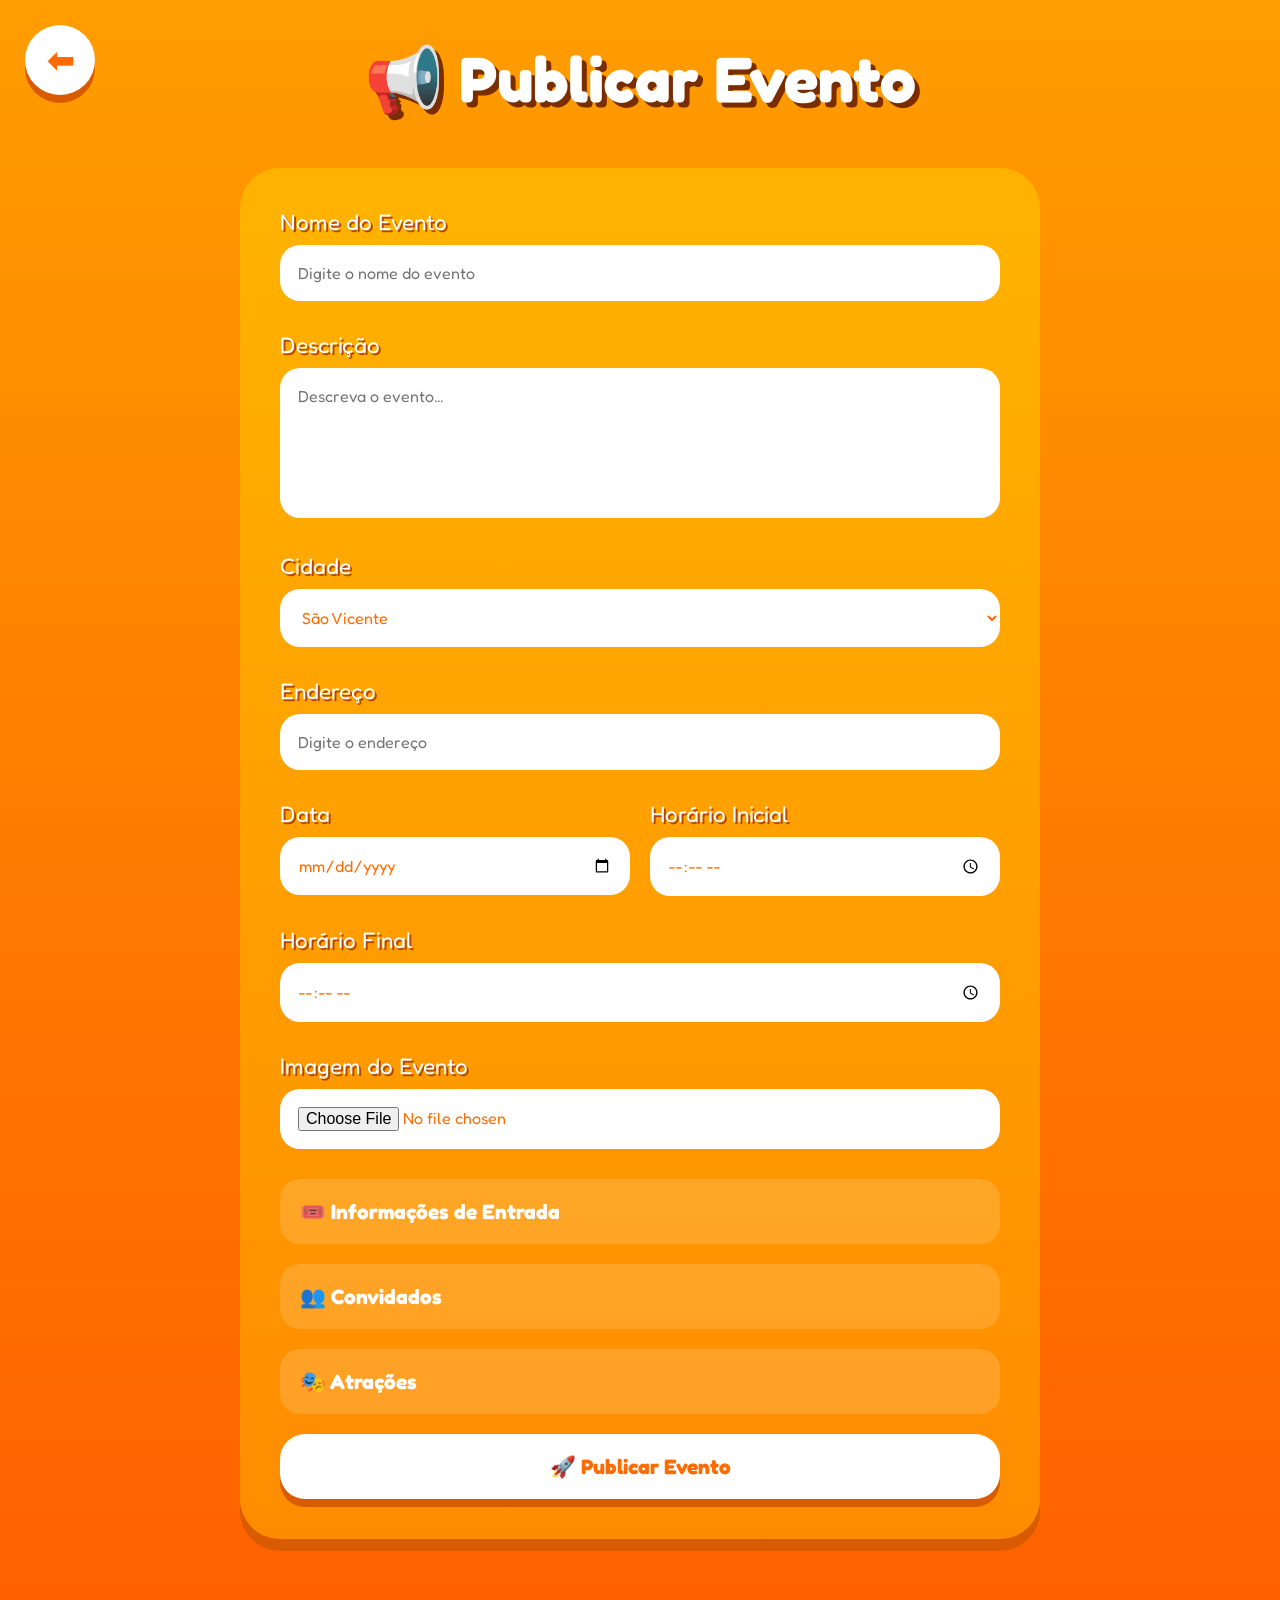
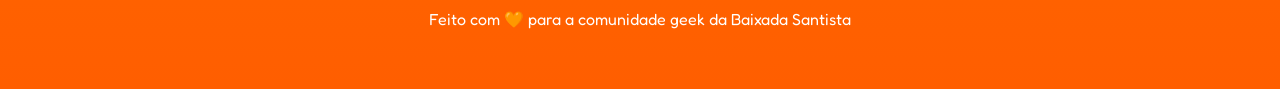
<file: pages/criar-evento.html>
<!DOCTYPE html>
<html lang="pt-BR">
<head>
  <meta charset="UTF-8">
  <title>Publicar Evento</title>

  <link rel="preconnect" href="https://fonts.googleapis.com">
  <link rel="preconnect" href="https://fonts.gstatic.com" crossorigin>

  <link href="https://fonts.googleapis.com/css2?family=Fredoka:wght@300..700&display=swap" rel="stylesheet">
  <link rel="stylesheet" href="../css/formulario.css">

</head>

<body>

  <a href="../index.html" class="voltar">
    ⬅
  </a>

  <h1>📢 Publicar Evento</h1>

  <div class="form-container">

    <form id="formEvento">

  <div class="campo">
    <label>Nome do Evento</label>
    <input id="nomeEvento" type="text" placeholder="Digite o nome do evento">
  </div>

  <div class="campo">
    <label>Descrição</label>
    <textarea id="descricaoEvento" placeholder="Descreva o evento..."></textarea>
  </div>

  <div class="campo">
    <label>Cidade</label>
    <select id="cidadeEvento">
      <option>São Vicente</option>
      <option>Santos</option>
      <option>Guarujá</option>
      <option>Praia Grande</option>
    </select>
  </div>

  <div class="campo">
    <label>Endereço</label>
    <input id="enderecoEvento" type="text" placeholder="Digite o endereço">
  </div>

  <div class="dupla">

    <div class="campo">
      <label>Data</label>
      <input id="dataEvento" type="date">
    </div>

    <div class="campo">
      <label>Horário Inicial</label>
      <input id="horaInicio" type="time">
    </div>

  </div>

  <div class="campo">
    <label>Horário Final</label>
    <input id="horaFim" type="time">
  </div>

  <div class="campo">
    <label>Imagem do Evento</label>
    <input id="imagemEvento" type="file" accept="image/*">
  </div>

  <details class="painel">

    <summary>🎟️ Informações de Entrada</summary>

    <div class="conteudo-painel">

      <div class="campo">
        <label>Tipo de Entrada</label>

        <select id="tipoEntrada">
          <option>Gratuito</option>
          <option>Pago</option>
          <option>Pago + Alimento</option>
          <option>Somente Alimento</option>
        </select>
      </div>

      <div class="campo">
        <label>Valor do Ingresso</label>
        <input id="valorIngresso" type="text" placeholder="Ex: R$ 20,00">
      </div>

      <div class="campo">
        <label>Alimento Solidário</label>
        <input id="alimentoSolidario" type="text" placeholder="Ex: 1kg de alimento">
      </div>

    </div>

  </details>

  <details class="painel">

    <summary>👥 Convidados</summary>

    <div class="conteudo-painel">

      <div class="campo">
        <label>Convidado 1</label>
        <input id="convidado1" type="text" placeholder="Nome do convidado">
      </div>

      <div class="campo">
        <label>Convidado 2</label>
        <input id="convidado2" type="text" placeholder="Nome do convidado">
      </div>

      <div class="campo">
        <label>Convidado 3</label>
        <input id="convidado3" type="text" placeholder="Nome do convidado">
      </div>

      <div class="campo">
        <label>Convidado 4</label>
        <input id="convidado4" type="text" placeholder="Nome do convidado">
      </div>

    </div>

  </details>

  <details class="painel">

    <summary>🎭 Atrações</summary>

    <div class="conteudo-painel">

      <div class="campo">
  <label>Atração 1</label>
  <input id="atracao1" type="text" placeholder="Ex: Concurso Cosplay">
</div>

<div class="campo">
  <label>Descrição da Atração 1</label>
  <textarea id="descricaoAtracao1" placeholder="Explique a atração"></textarea>
</div>

      <div class="campo">
  <label>Atração 2</label>
  <input id="atracao2" type="text" placeholder="Ex: Concurso K-pop">
</div>

<div class="campo">
  <label>Descrição da Atração 2</label>
  <textarea id="descricaoAtracao2" placeholder="Explique a atração"></textarea>
</div>

      <div class="campo">
  <label>Atração 3</label>
  <input id="atracao3" type="text" placeholder="Ex: Arena Gamer">
</div>

<div class="campo">
  <label>Descrição da Atração 3</label>
  <textarea id="descricaoAtracao3" placeholder="Explique a atração"></textarea>
</div>

    </div>

  </details>

  <button type="submit" class="publicar">
    🚀 Publicar Evento
  </button>

</form>

  </div>

  <footer>
    Feito com 🧡 para a comunidade geek da Baixada Santista
  </footer>

<script src="../js/criar-evento.js"></script>

</body>
</html>
</file>
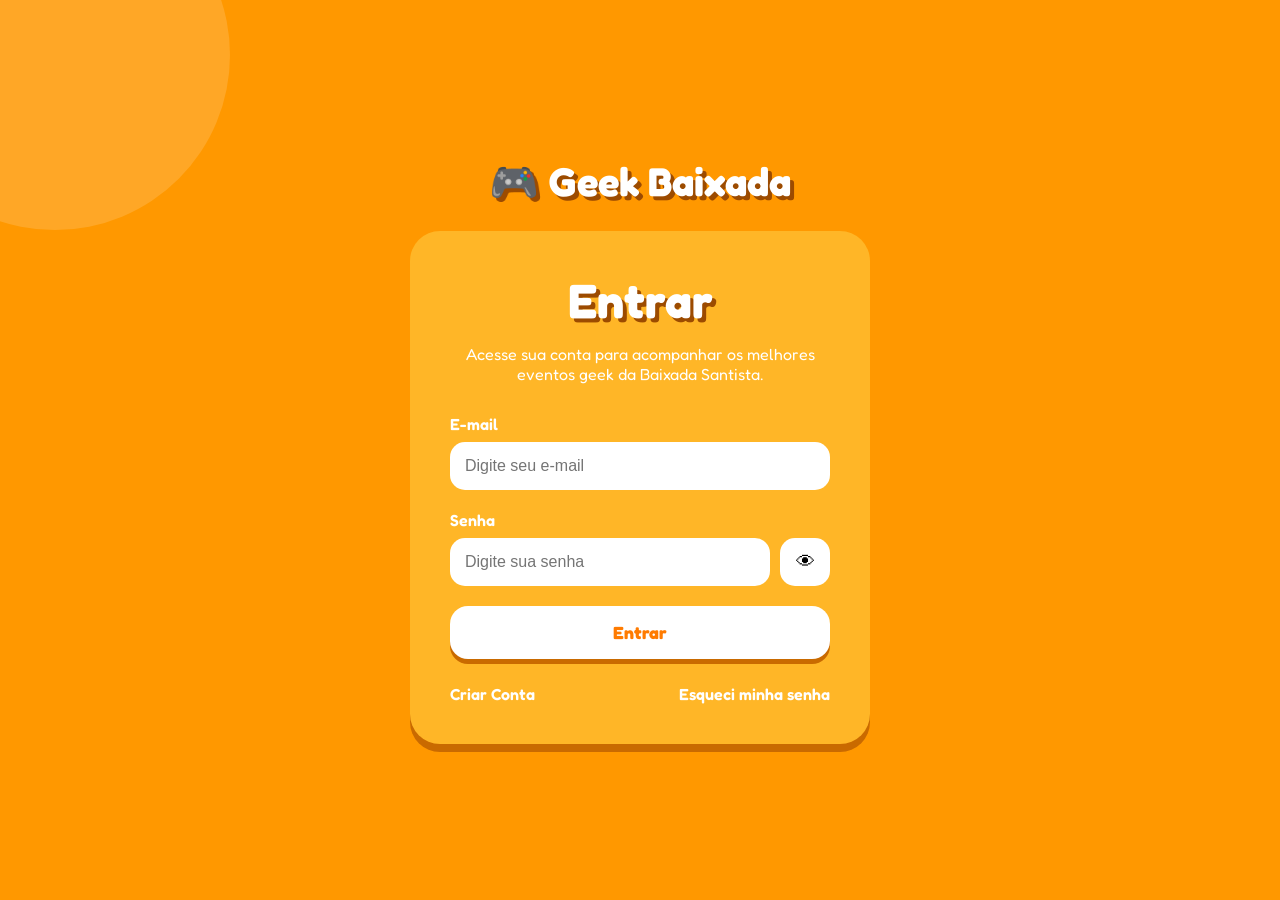
<file: pages/perfil.html>
<!DOCTYPE html>
<html lang="pt-BR">
<head>
<meta charset="UTF-8">
<meta name="viewport" content="width=device-width, initial-scale=1.0">

<title>Geek Baixada - Login</title>

<link rel="preconnect" href="https://fonts.googleapis.com">
<link href="https://fonts.googleapis.com/css2?family=Fredoka:wght@400;500;600;700&display=swap" rel="stylesheet">

<link rel="stylesheet" href="../css/perfil.css">
</head>
<body>

<div class="background-circle"></div>

<div class="login-container">

    <div class="logo">
        🎮 Geek Baixada
    </div>

    <div class="login-card">

        <h1>Entrar</h1>

        <p>
            Acesse sua conta para acompanhar os melhores eventos geek da Baixada Santista.
        </p>

        <form id="loginForm">

            <div class="input-group">
                <label>E-mail</label>

                <input
                    type="email"
                    id="email"
                    placeholder="Digite seu e-mail"
                >

                <span class="error" id="emailError"></span>
            </div>

            <div class="input-group">

                <label>Senha</label>

                <div class="password-wrapper">

                    <input
                        type="password"
                        id="password"
                        placeholder="Digite sua senha"
                    >

                    <button
                        type="button"
                        id="togglePassword"
                        class="eye-btn"
                    >
                        👁
                    </button>

                </div>

                <span class="error" id="passwordError"></span>

            </div>

            <button
                type="submit"
                id="loginBtn"
                class="login-btn"
            >
                Entrar
            </button>

        </form>

        <div id="message"></div>

        <div class="links">

            <a href="#">Criar Conta</a>

            <a href="#">Esqueci minha senha</a>

        </div>

    </div>

</div>


<script src="..\js\perfil.js"></script>

</body>
</html>
</file>
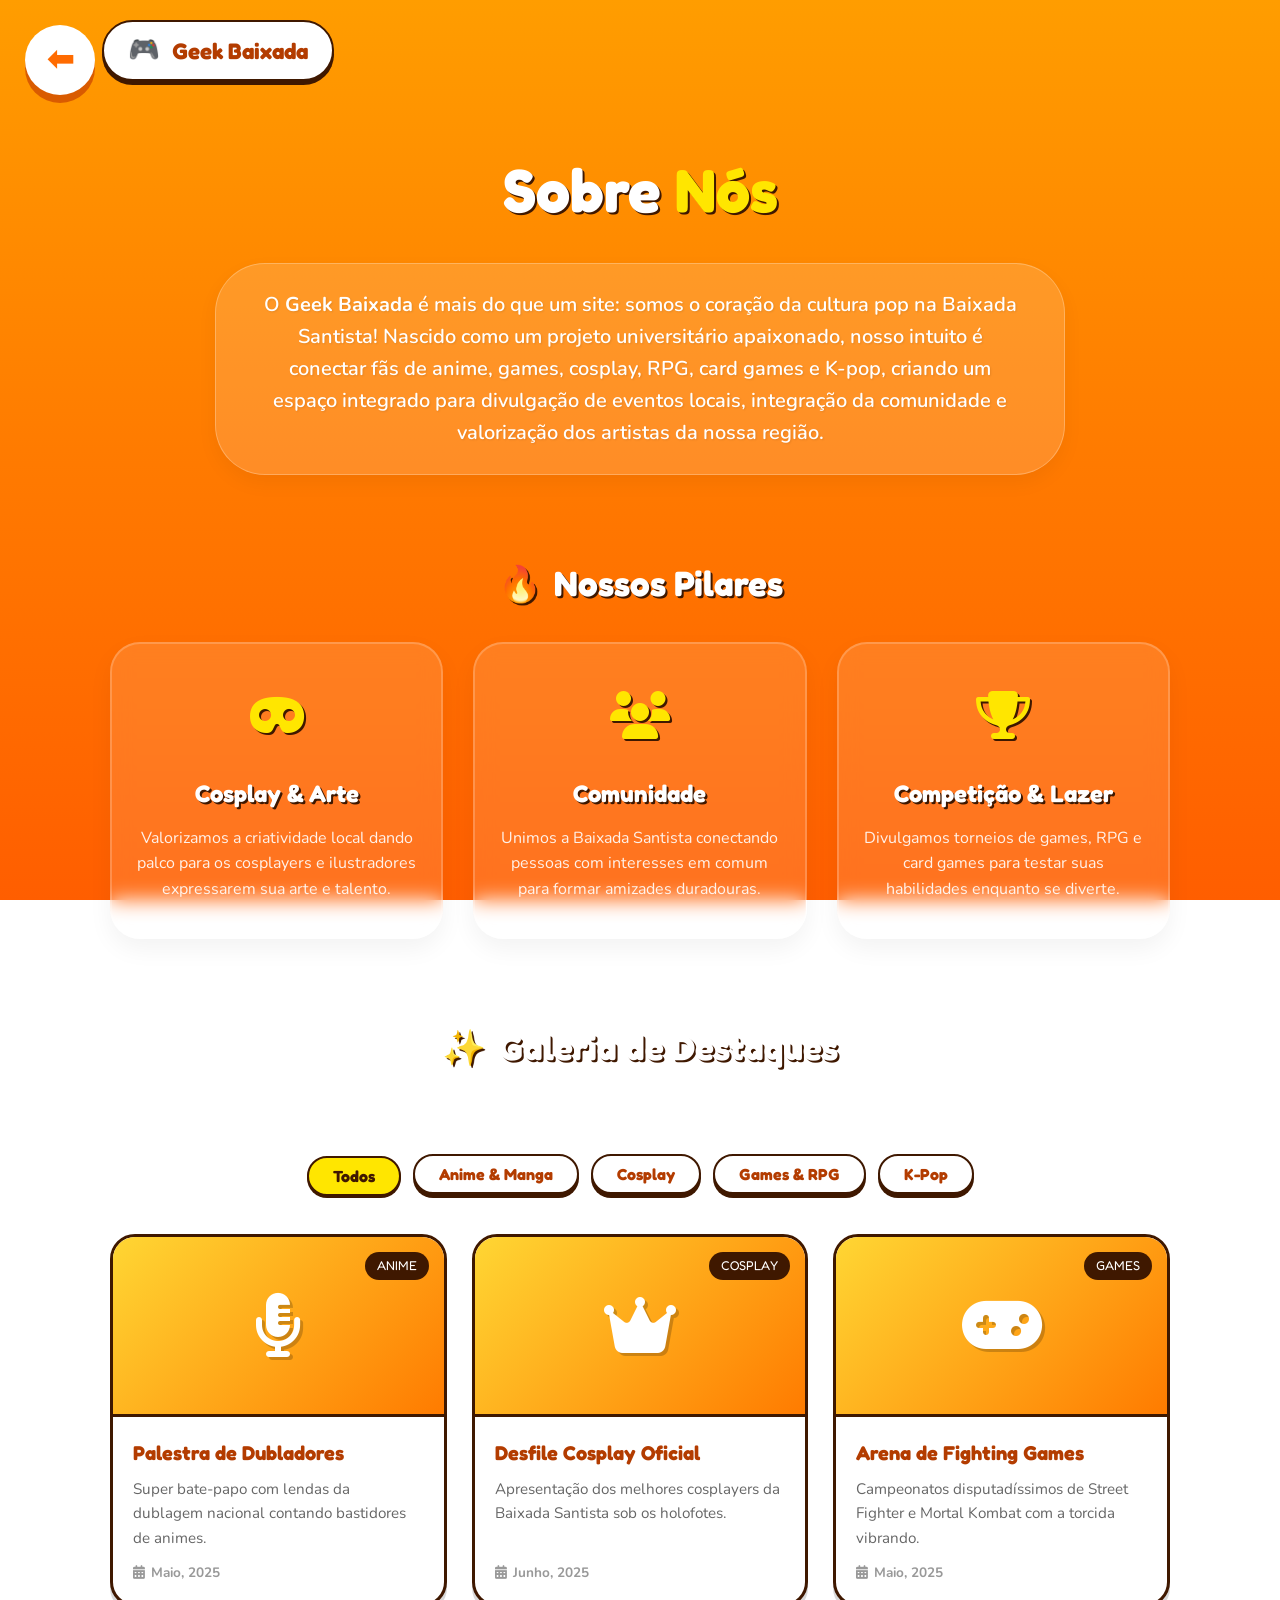
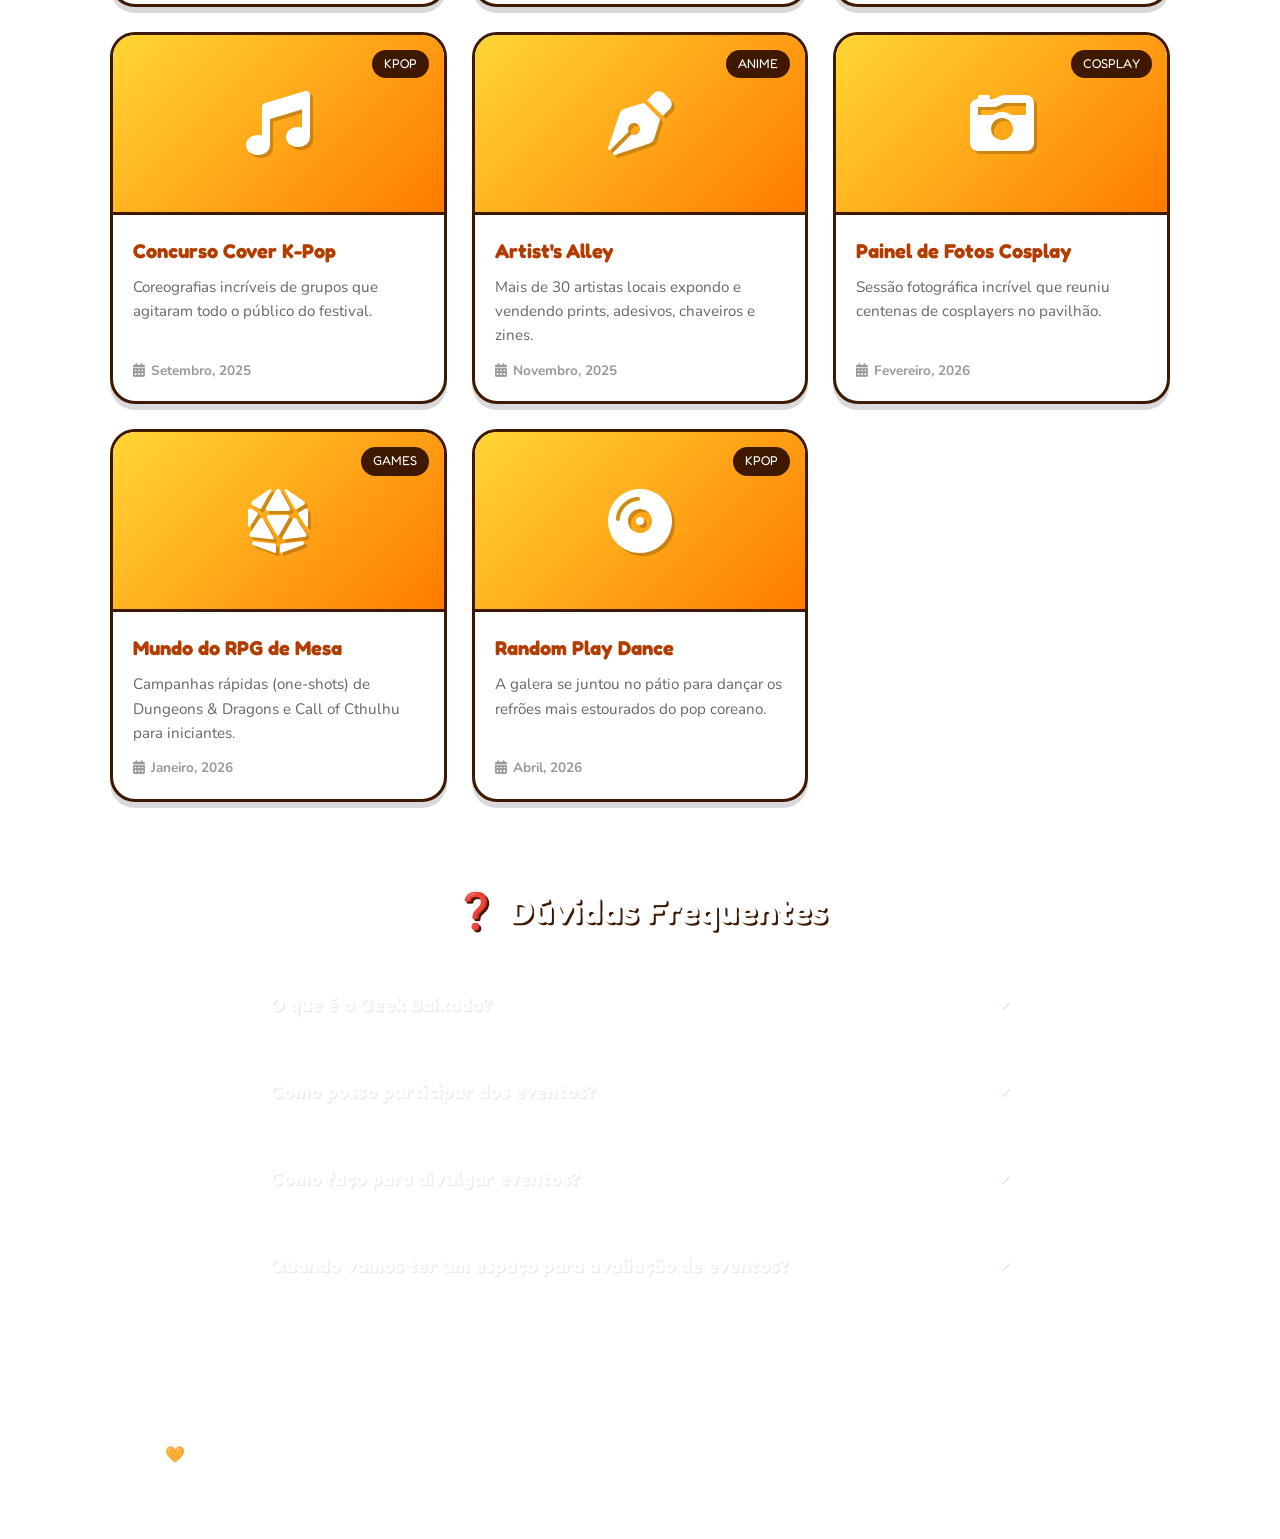
<file: pages/sobre.html>
<!DOCTYPE html>
<html lang="pt-BR">
<head>
    <meta charset="UTF-8">
    <meta name="viewport" content="width=device-width, initial-scale=1.0">
    <meta name="description" content="Sobre o Geek Baixada - Conheça nossa missão, pilares e eventos de anime, games, cosplay e cultura pop em toda a Baixada Santista.">
    <title>Sobre Nós - Geek Baixada</title>
    
    <link rel="preconnect" href="https://fonts.googleapis.com">
    <link rel="preconnect" href="https://fonts.gstatic.com" crossorigin>
    <link href="https://fonts.googleapis.com/css2?family=Fredoka:wght@400;600;700&family=Nunito:wght@400;600;700&display=swap" rel="stylesheet">
    
    <link rel="stylesheet" href="https://cdnjs.cloudflare.com/ajax/libs/font-awesome/6.4.0/css/all.min.css">
    <link rel="stylesheet" href="..\css\sobre.css">

</head>
<body>
    <header class="site-header">
        <div class="logo-container">
            <span class="logo-icon">🎮</span>
            <span class="logo-text">Geek Baixada</span>
        </div>
    </header>

    <main class="main-content">
        
        <section class="hero-section">
            <h1 class="hero-title">Sobre <span class="highlight">Nós</span></h1>
            <div class="hero-card">
                <p class="hero-text">
                    O <strong>Geek Baixada</strong> é mais do que um site: somos o coração da cultura pop na Baixada Santista! Nascido como um projeto universitário apaixonado, nosso intuito é conectar fãs de anime, games, cosplay, RPG, card games e K-pop, criando um espaço integrado para divulgação de eventos locais, integração da comunidade e valorização dos artistas da nossa região.
                </p>
            </div>
        </section>
        <section class="pillars-section">
            <h2 class="section-title"><span class="emoji">🔥</span> Nossos Pilares</h2>
            <div class="pillars-grid">
                <div class="pillar-card">
                    <div class="pillar-icon"><i class="fa-solid fa-mask"></i></div>
                    <h3>Cosplay & Arte</h3>
                    <p>Valorizamos a criatividade local dando palco para os cosplayers e ilustradores expressarem sua arte e talento.</p>
                </div>
                <div class="pillar-card">
                    <div class="pillar-icon"><i class="fa-solid fa-users"></i></div>
                    <h3>Comunidade</h3>
                    <p>Unimos a Baixada Santista conectando pessoas com interesses em comum para formar amizades duradouras.</p>
                </div>
                <div class="pillar-card">
                    <div class="pillar-icon"><i class="fa-solid fa-trophy"></i></div>
                    <h3>Competição & Lazer</h3>
                    <p>Divulgamos torneios de games, RPG e card games para testar suas habilidades enquanto se diverte.</p>
                </div>
            </div>
        </section>

        <section class="gallery-section">
            <h2 class="section-title"><span class="emoji">✨</span> Galeria de Destaques</h2>
            <p class="section-subtitle">Um pouquinho do que rolou nos últimos eventos:</p>
            
            <div class="filter-wrapper">
                <button class="filter-btn active" data-filter="all">Todos</button>
                <button class="filter-btn" data-filter="anime">Anime & Manga</button>
                <button class="filter-btn" data-filter="cosplay">Cosplay</button>
                <button class="filter-btn" data-filter="games">Games & RPG</button>
                <button class="filter-btn" data-filter="kpop">K-Pop</button>
            </div>
            
            <div class="gallery-grid" id="gallery-grid">
            </div>
        </section>
        <section class="faq-section">
            <h2 class="section-title"><span class="emoji">❓</span> Dúvidas Frequentes</h2>
            
            <div class="faq-accordion" id="faq-accordion">
                <div class="faq-item">
                    <button class="faq-question">
                        <span>O que é a Geek Baixada?</span>
                        <i class="fa-solid fa-chevron-down faq-icon"></i>
                    </button>
                    <div class="faq-answer">
                        <p>A Geek Baixada é um portal e projeto universitário feito para divulgar, organizar e reunir a comunidade amante de cultura pop, anime, cosplay, games e K-Pop em toda a região da Baixada Santista.</p>
                    </div>
                </div>
                <div class="faq-item">
                    <button class="faq-question">
                        <span>Como posso participar dos eventos?</span>
                        <i class="fa-solid fa-chevron-down faq-icon"></i>
                    </button>
                    <div class="faq-answer">
                        <p>Basta ficar ligado no nosso portal! Divulgamos calendários de eventos parceiros. A maioria deles tem entrada gratuita ou meia entrada com doação de 1kg de alimento.</p>
                    </div>
                </div>
                <div class="faq-item">
                    <button class="faq-question">
                        <span>Como faço para divulgar eventos?</span>
                        <i class="fa-solid fa-chevron-down faq-icon"></i>
                    </button>
                    <div class="faq-answer">
                        <p>Temos um formulário onde você só precisa preencher para divulgar os eventos mais divertidos da baixada!</p>
                    </div>
                </div>
                <div class="faq-item">
                    <button class="faq-question">
                        <span>Quando vamos ter um espaço para avaliação de eventos?</span>
                        <i class="fa-solid fa-chevron-down faq-icon"></i>
                    </button>
                    <div class="faq-answer">
                        <p>Ainda não temos esse espaço, mas, ele é uma das coisas que serão implementadas na próxima atualização!
                        </p>
                    </div>
                </div>
            </div>
        </section>
    </main>

    <a href="..\index.html" class="voltar">
    ⬅ 
  </a>
    <footer class="site-footer">
        <div class="footer-content">
            <p>Feito com 🧡 para a comunidade geek da Baixada Santista</p>

        </div>
    </footer>
    <script src="..\js\sobre.js"></script>
</body>
</html>
</file>
<file: css/formulario.css>
*{
      margin: 0;
      padding: 0;
      box-sizing: border-box;
      font-family: "Fredoka", sans-serif;
    }

    body{
      min-height: 100vh;
      background: linear-gradient(180deg, #ff9d00, #ff7b00, #ff5e00);
      color: white;
      padding: 40px;
      overflow-x: hidden;
      position: relative;
    }


    .voltar{
      position: fixed;
      top: 25px;
      left: 25px;

      width: 70px;
      height: 70px;

      display: flex;
      align-items: center;
      justify-content: center;

      text-decoration: none;

      background: white;
      color: #ff6b00;

      border-radius: 50%;

      font-size: 2rem;
      font-weight: bold;

      box-shadow: 0 8px 0 #d95b00;

      transition: 0.3s;
    }

    .voltar:hover{
      transform: translateY(4px);
      box-shadow: 0 4px 0 #d95b00;
    }


    h1{
      text-align: center;
      font-size: 4rem;
      margin-bottom: 50px;
      text-shadow: 5px 5px 0 #7a2d00;
    }


    .form-container{
      width: 800px;
      margin: auto;

      background: linear-gradient(180deg, #ffb300, #ff8c00);

      padding: 40px;

      border-radius: 40px;

      box-shadow: 0 12px 0 #d95b00;
    }

    .campo{
      margin-bottom: 30px;
    }

    .campo label{
      display: block;
      font-size: 1.4rem;
      margin-bottom: 10px;
      text-shadow: 2px 2px 0 #b34700;
    }

    .campo input,
    .campo textarea,
    .campo select{

      width: 100%;

      border: none;

      border-radius: 20px;

      padding: 18px;

      font-size: 1rem;

      outline: none;

      color: #ff6b00;

      background: white;
    }

    textarea{
      resize: none;
      height: 150px;
    }

    .dupla{
      display: flex;
      gap: 20px;
    }

    .dupla .campo{
      width: 100%;
    }

    .secao{
  font-size: 2rem;
  margin-top: 40px;
  margin-bottom: 25px;
  text-shadow: 3px 3px 0 #b34700;
  color: white;
}

.painel{
  margin-bottom:20px;
  background:rgba(255,255,255,0.15);
  border-radius:20px;
  overflow:hidden;
}

.painel summary{
  padding:20px;
  cursor:pointer;
  font-size:1.3rem;
  font-weight:bold;
  list-style:none;
}

.painel summary::-webkit-details-marker{
  display:none;
}

.conteudo-painel{
  padding:20px;
}


    .publicar{
      width: 100%;

      border: none;

      background: white;

      color: #ff6b00;

      padding: 20px;

      border-radius: 25px;

      font-size: 1.3rem;

      font-weight: bold;

      cursor: pointer;

      box-shadow: 0 8px 0 #d95b00;

      transition: 0.3s;
    }

    .publicar:hover{
      transform: translateY(4px);
      box-shadow: 0 4px 0 #d95b00;
    }
    


    footer{
      margin-top: 70px;
      text-align: center;
      font-size: 1rem;
      padding-bottom: 20px;
    }
</file>
<file: css/perfil.css>
*{
    margin:0;
    padding:0;
    box-sizing:border-box;
}

body{
    min-height:100vh;
    background:#ff9800;
    font-family:'Fredoka',sans-serif;

    display:flex;
    justify-content:center;
    align-items:center;

    overflow:hidden;
    position:relative;
}

.background-circle{
    position:absolute;

    width:350px;
    height:350px;

    border-radius:50%;

    background:rgba(255,255,255,.15);

    top:-120px;
    left:-120px;
}

.login-container{
    width:100%;
    max-width:500px;
    padding:20px;
}

.logo{
    text-align:center;

    color:white;

    font-size:2.5rem;
    font-weight:700;

    margin-bottom:25px;

    text-shadow:
        4px 4px 0 #9c4b00;
}

.login-card{

    background:#ffb627;

    border-radius:30px;

    padding:40px;

    box-shadow:
        0 8px 0 #c96a00;
}

.login-card h1{

    text-align:center;

    color:white;

    font-size:3rem;

    text-shadow:
        4px 4px 0 #9c4b00;

    margin-bottom:15px;
}

.login-card p{

    text-align:center;

    color:white;

    margin-bottom:30px;
}

.input-group{
    margin-bottom:20px;
}

label{

    display:block;

    color:white;

    margin-bottom:8px;

    font-weight:600;
}

input{

    width:100%;

    padding:15px;

    border:none;

    border-radius:15px;

    font-size:1rem;

    outline:none;
}

.password-wrapper{

    display:flex;
    gap:10px;
}

.eye-btn{

    width:60px;

    border:none;

    border-radius:15px;

    cursor:pointer;

    background:white;

    font-size:1.2rem;
}

.login-btn{

    width:100%;

    border:none;

    padding:16px;

    border-radius:18px;

    background:white;

    color:#ff7b00;

    font-family:'Fredoka',sans-serif;

    font-size:1.1rem;

    font-weight:700;

    cursor:pointer;

    box-shadow:
        0 5px 0 #c96a00;

    transition:.2s;
}

.login-btn:hover{
    transform:translateY(-2px);
}

.login-btn:active{
    transform:translateY(3px);
    box-shadow:none;
}

.error{
    color:#8d0000;
    font-size:.9rem;
}

.success{

    color:#006b15;
    font-weight:600;
}

.failure{

    color:#8d0000;
    font-weight:600;
}

.links{

    margin-top:25px;

    display:flex;

    justify-content:space-between;
}

.links a{

    color:white;

    text-decoration:none;

    font-weight:600;
}

.links a:hover{
    text-decoration:underline;
}

.loading{

    opacity:.7;
    cursor:not-allowed;
}
</file>
